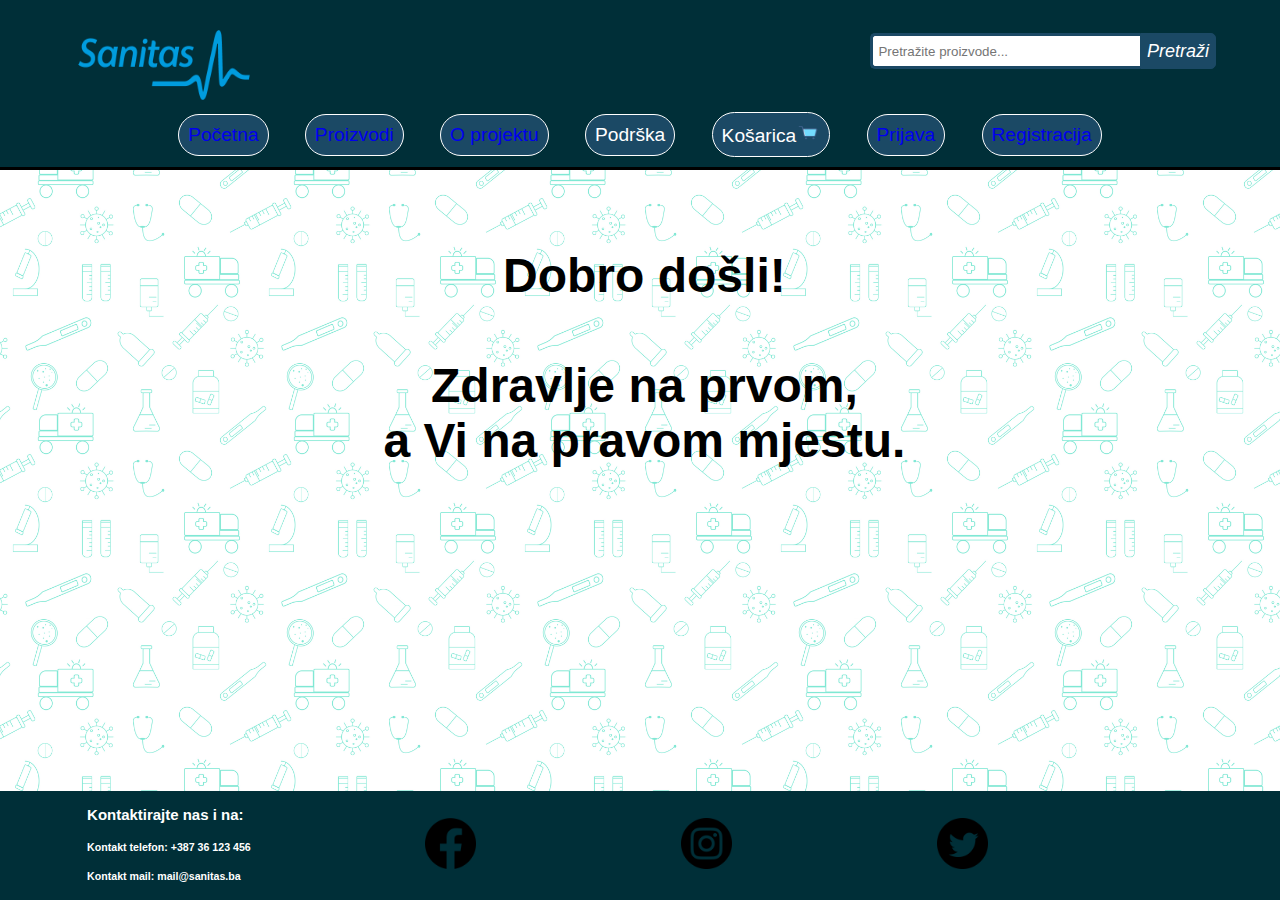
<file: RWA-main/index.html>
<!DOCTYPE html>

<html>
<head>
	<meta charset="UTF-8">
    <title>Online ljekarna Sanitas</title>
    <link rel="icon" type="image/x-icon" href="assets/santass.jpg">
	<link rel="stylesheet" href="projekt.css">
</head>

<body vlink="white">
	<div id="kontenjer">
	<div id="glava">
		<div id="ljekarna"><img src="assets/logo.png" alt="Sanitas logo" width="200px" height="70px"></div>
        <div id="trazilica"><input type="text" class="searchTerm" placeholder="Pretražite proizvode..."><button type="submit" class="searchButton"><i>Pretraži</i></div>
	</div>
    <div id="k_prvi">
            <div class="kartica"><a href="index.html" id="rubrika1">Početna</a></div>
            <div class="kartica"><a href="proizvodi.html">Proizvodi</a></div>
            <div class="kartica"><a href="o_projektu.html" id="rubrika3" >O projektu</a></div>
            <div class="kartica">Podrška</div>
            <div class="kartica">Košarica<img src="assets/cart.png" width="24" height="20"></div>
			<div class="kartica"><a href="prijava.html">Prijava</a></div>
			<div class="kartica"><a href="registracija.html">Registracija</a></div>    
    </div>
    </div>
    <div id="pozdrav"><div id="pozdrav_text"><p>Dobro došli!<br><br>Zdravlje na prvom,<br>a Vi na pravom mjestu.</div></div>
	<div id="footer">
	<div id="footer1">
	<h3>Kontaktirajte nas i na:</h3>
	<h5>Kontakt telefon: +387 36 123 456</h5>
	<h5>Kontakt mail: mail@sanitas.ba</h5>
	</div>
	<div id="footer2">
	<div class="ikona"><a href="https://www.facebook.com" target="_blank"><img src="assets/facebook.png" alt="facebook_logo" width="20%" height="20%"></a></div>
	<div class="ikona"><a href="https://www.instagram.com" target="_blank"><img src="assets/instagram.png" alt="instagram_logo" width="20%" height="20%"></a></div>    
	<div class="ikona"><a href="https://www.twitter.com" target="_blank"><img src="assets/twitter.png" alt="twitter_logo" width="20%" height="20%"></a></div>
	</div>
	</div>
</body>
</html>
</file>
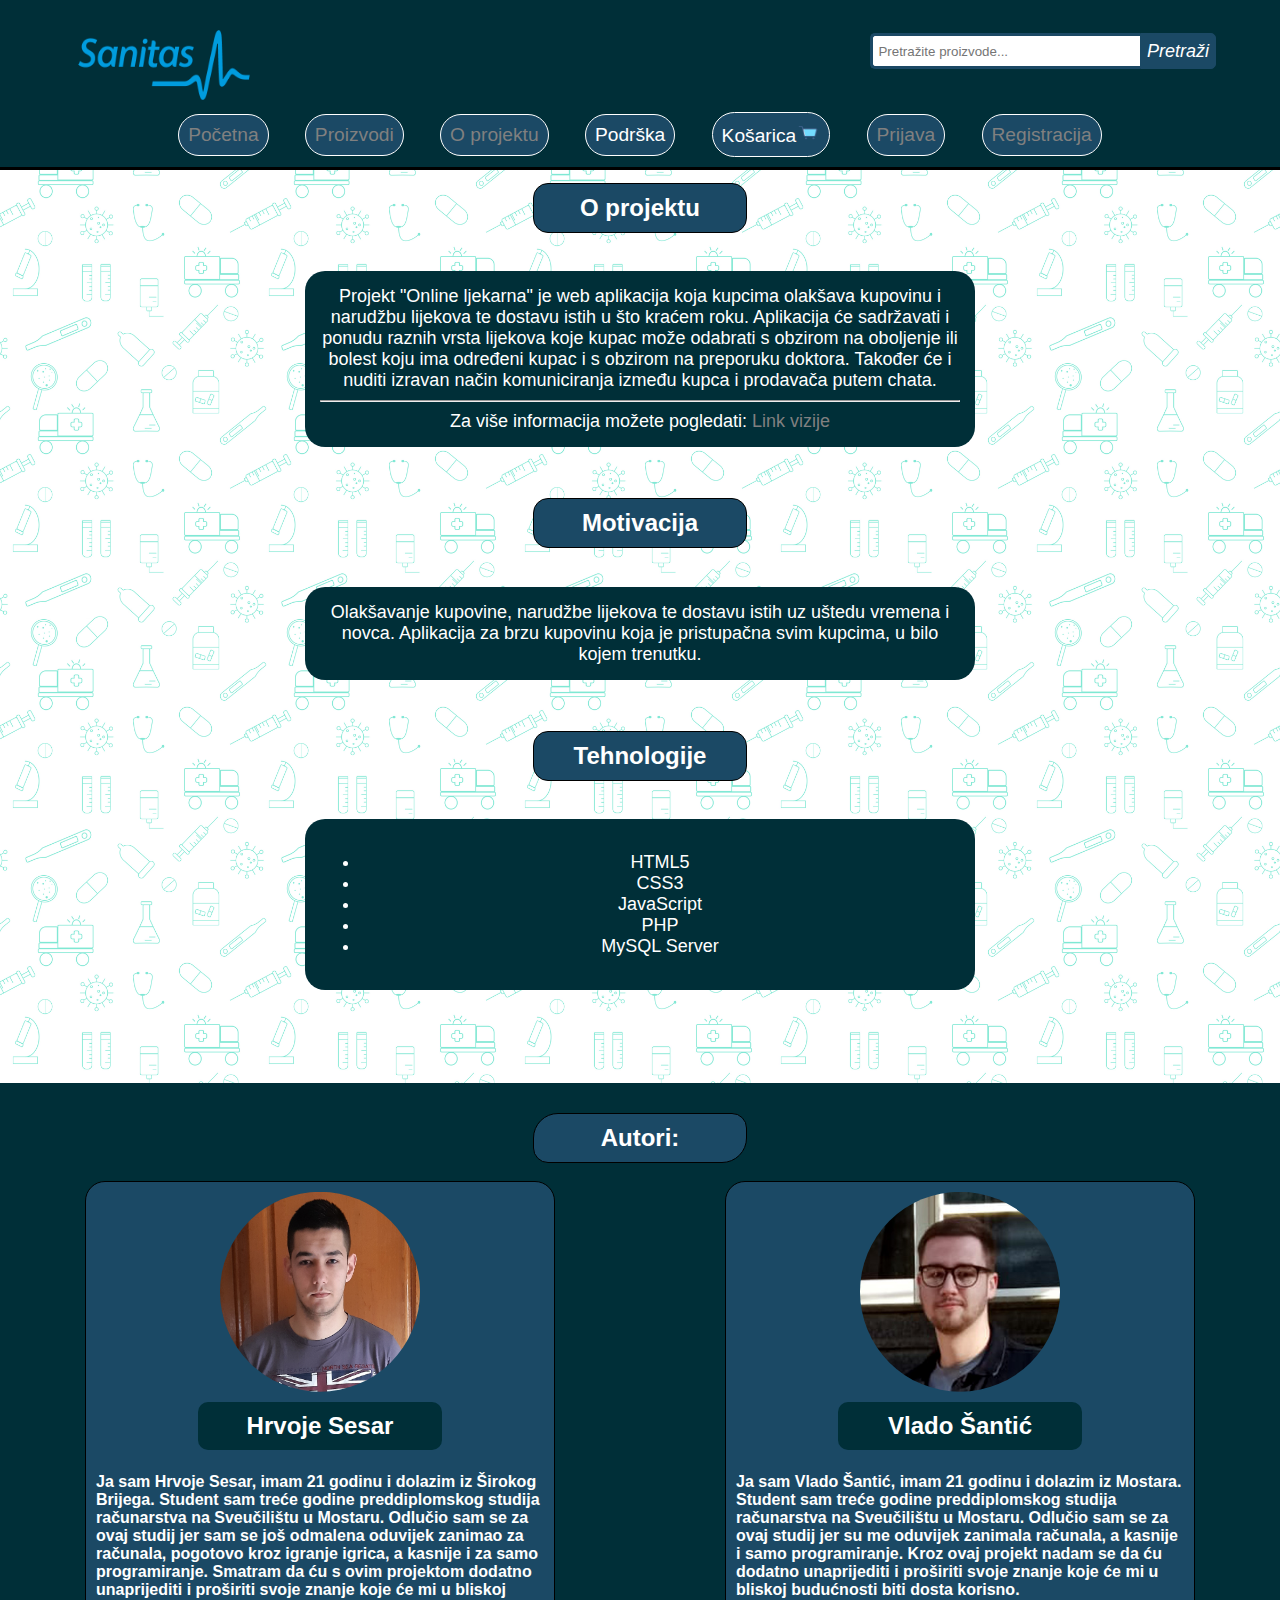
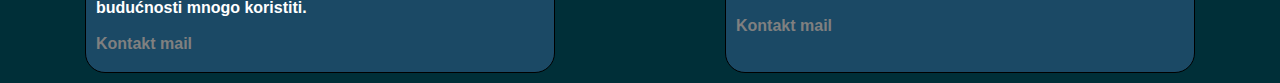
<file: RWA-main/o_projektu.html>
<!DOCTYPE html>

<html>

<head>
	<meta charset="UTF-8">
    <link rel="icon" type="image/x-icon" href="assets/santass.jpg">
    <title>O nama</title>
    <link rel="stylesheet" href="projekt.css">

</head>

<body vlink="white" link="grey">
<div id="kontenjer">
	<div id="glava">
		<div id="ljekarna"><img src="assets/logo.png" alt="Sanitas logo" width="200px" height="70px"></div>
        <div id="trazilica"><input type="text" class="searchTerm" placeholder="Pretražite proizvode..."><button type="submit" class="searchButton"><i>Pretraži</i></div>
	</div>
    <div id="k_prvi">
            <div class="kartica"><a href="index.html" id="rubrika1">Početna</a></div>
            <div class="kartica"><a href="proizvodi.html">Proizvodi</a></div>
            <div class="kartica"><a href="o_projektu.html" id="rubrika3" >O projektu</a></div>
            <div class="kartica">Podrška</div>
            <div class="kartica">Košarica<img src="assets/cart.png" width="24" height="20"></div>
			<div class="kartica"><a href="prijava.html">Prijava</a></div>
			<div class="kartica"><a href="registracija.html">Registracija</a></div>    
    </div>
    </div> 
        <div id="k_drugi">
        <div class="k2" id="naslov">O projektu</div>
        <div id="o_projektu" class="k2">
            Projekt "Online ljekarna" je web aplikacija koja
            kupcima olakšava kupovinu i narudžbu lijekova te dostavu 
            istih u što kraćem roku. Aplikacija će sadržavati i
            ponudu raznih vrsta lijekova koje kupac može odabrati
            s obzirom na oboljenje ili bolest koju ima određeni
            kupac i s obzirom na preporuku doktora. Također će i nuditi 
            izravan način komuniciranja između kupca i prodavača
            putem chata.<hr/>
            Za više informacija možete pogledati: <a href="https://drive.google.com/file/d/1zGdqHMymGcVAic0t4POs93KldaDm47jX/view?usp=sharing" target="blank" id="vizija">
                Link vizije</a>
        </div>
        
        <div class="k2" id="naslov">Motivacija</div>
        <div id="motivacija" class="k2">
            Olakšavanje kupovine, narudžbe lijekova te dostavu istih
            uz uštedu vremena i novca. Aplikacija za brzu kupovinu
            koja je pristupačna svim kupcima, u bilo kojem trenutku. 
        </div>
        <div class="k2" id="naslov">Tehnologije</div>
        <div id="tehnologije" class="k2">
            <ul>
                <li>HTML5</li>
                <li>CSS3</li>
                <li>JavaScript</li>
                <li>PHP</li>
                <li>MySQL Server</li>
            </ul>
        </div>
        
        </div>
        
        
        <br/><br/><br/>

        
        <div id="treci_dio"> 
        <div id="aut">Autori:</div>
        <br/>
        </div>

        <div id="k_treci">
        <div class="k3">
			<img src="assets/hrvoje.jpg" id="slika_autora" width="200" height="200"/>
            <p class="naslov2">Hrvoje Sesar</p><br/>
            Ja sam Hrvoje Sesar, imam 21 godinu i dolazim 
            iz Širokog Brijega. Student sam treće godine 
            preddiplomskog studija računarstva na Sveučilištu 
            u Mostaru. Odlučio sam se za ovaj studij jer sam se još odmalena 
            oduvijek zanimao za računala, pogotovo kroz igranje 
            igrica, a kasnije i za samo programiranje. Smatram da ću s 
            ovim projektom dodatno unaprijediti i proširiti svoje znanje 
            koje će mi u bliskoj budućnosti mnogo koristiti.
            <br><br>
            <a href="mailto:hrvoje.sesar@fsre.sum.ba">Kontakt mail</a>
        </div>
        
        <div class="k3">
			<img src="assets/vlado.jpg" id="slika_autora" width="200" height="200"/>
            <p class="naslov2">Vlado Šantić</p><br/>
            Ja sam Vlado Šantić, imam 21 godinu i dolazim 
            iz Mostara. Student sam treće godine 
            preddiplomskog studija računarstva na Sveučilištu 
            u Mostaru. Odlučio sam se za ovaj studij jer su me oduvijek zanimala računala, a kasnije i 
			samo programiranje. Kroz ovaj projekt nadam se da ću 
			dodatno unaprijediti i proširiti svoje znanje 
            koje će mi u bliskoj budućnosti biti dosta korisno.<br/><br/>
            <a href="mailto:vlado.santic@fsre.sum.ba">Kontakt mail</a>
        </div>
        </div>
</body>
</html>
</file>
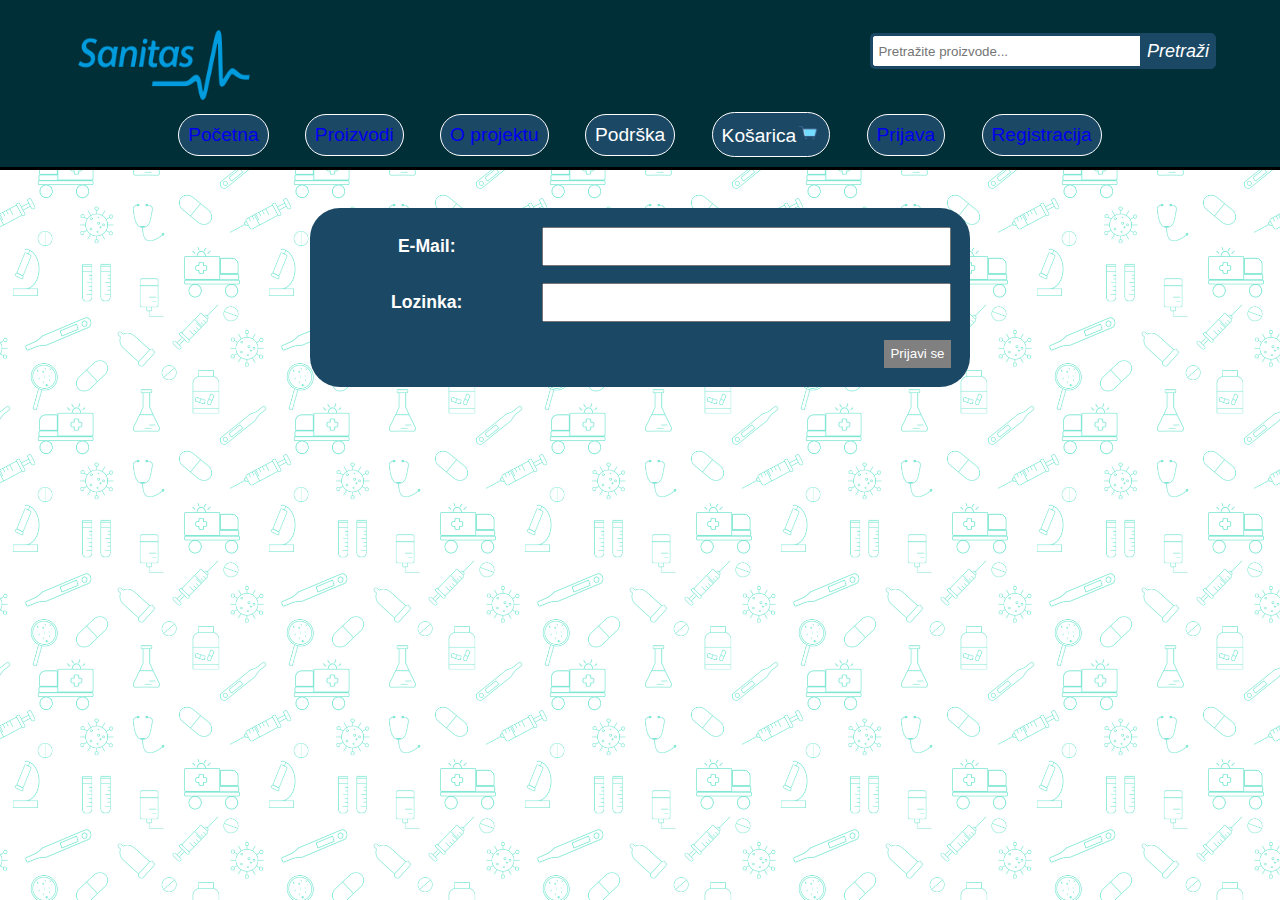
<file: RWA-main/prijava.html>
<!DOCTYPE html>


<html>



<head>
	<meta charset="UTF-8">
    <link rel="icon" type="image/x-icon" href="assets/santass.jpg">
    <title>Prijava</title>
    <link rel="stylesheet" href="projekt.css">
</head>


<body vlink="white">
<div id="kontenjer">
	<div id="glava">
		<div id="ljekarna"><img src="assets/logo.png" alt="Sanitas logo" width="200px" height="70px"></div>
        <div id="trazilica"><input type="text" class="searchTerm" placeholder="Pretražite proizvode..."><button type="submit" class="searchButton"><i>Pretraži</i></div>
	</div>
    <div id="k_prvi">
            <div class="kartica"><a href="index.html" id="rubrika1">Početna</a></div>
            <div class="kartica"><a href="proizvodi.html">Proizvodi</a></div>
            <div class="kartica"><a href="o_projektu.html" id="rubrika3" >O projektu</a></div>
            <div class="kartica">Podrška</div>
            <div class="kartica">Košarica<img src="assets/cart.png" width="24" height="20"></div>
			<div class="kartica"><a href="prijava.html">Prijava</a></div>
			<div class="kartica"><a href="registracija.html">Registracija</a></div>    
    </div>
    </div>
  <form id="forma">
  <ul class="wrapper">
    <li class="form-row">
      <label for="name">E-Mail:</label>
      <input type="text" id="email">
    </li>
    <li class="form-row">
      <label for="password">Lozinka:</label>
      <input type="password" id="password">
    </li>
    <li class="form-row">
      <button type="submit">Prijavi se</button>
    </li>
  </ul>
</form>

</body>
</html>
</file>
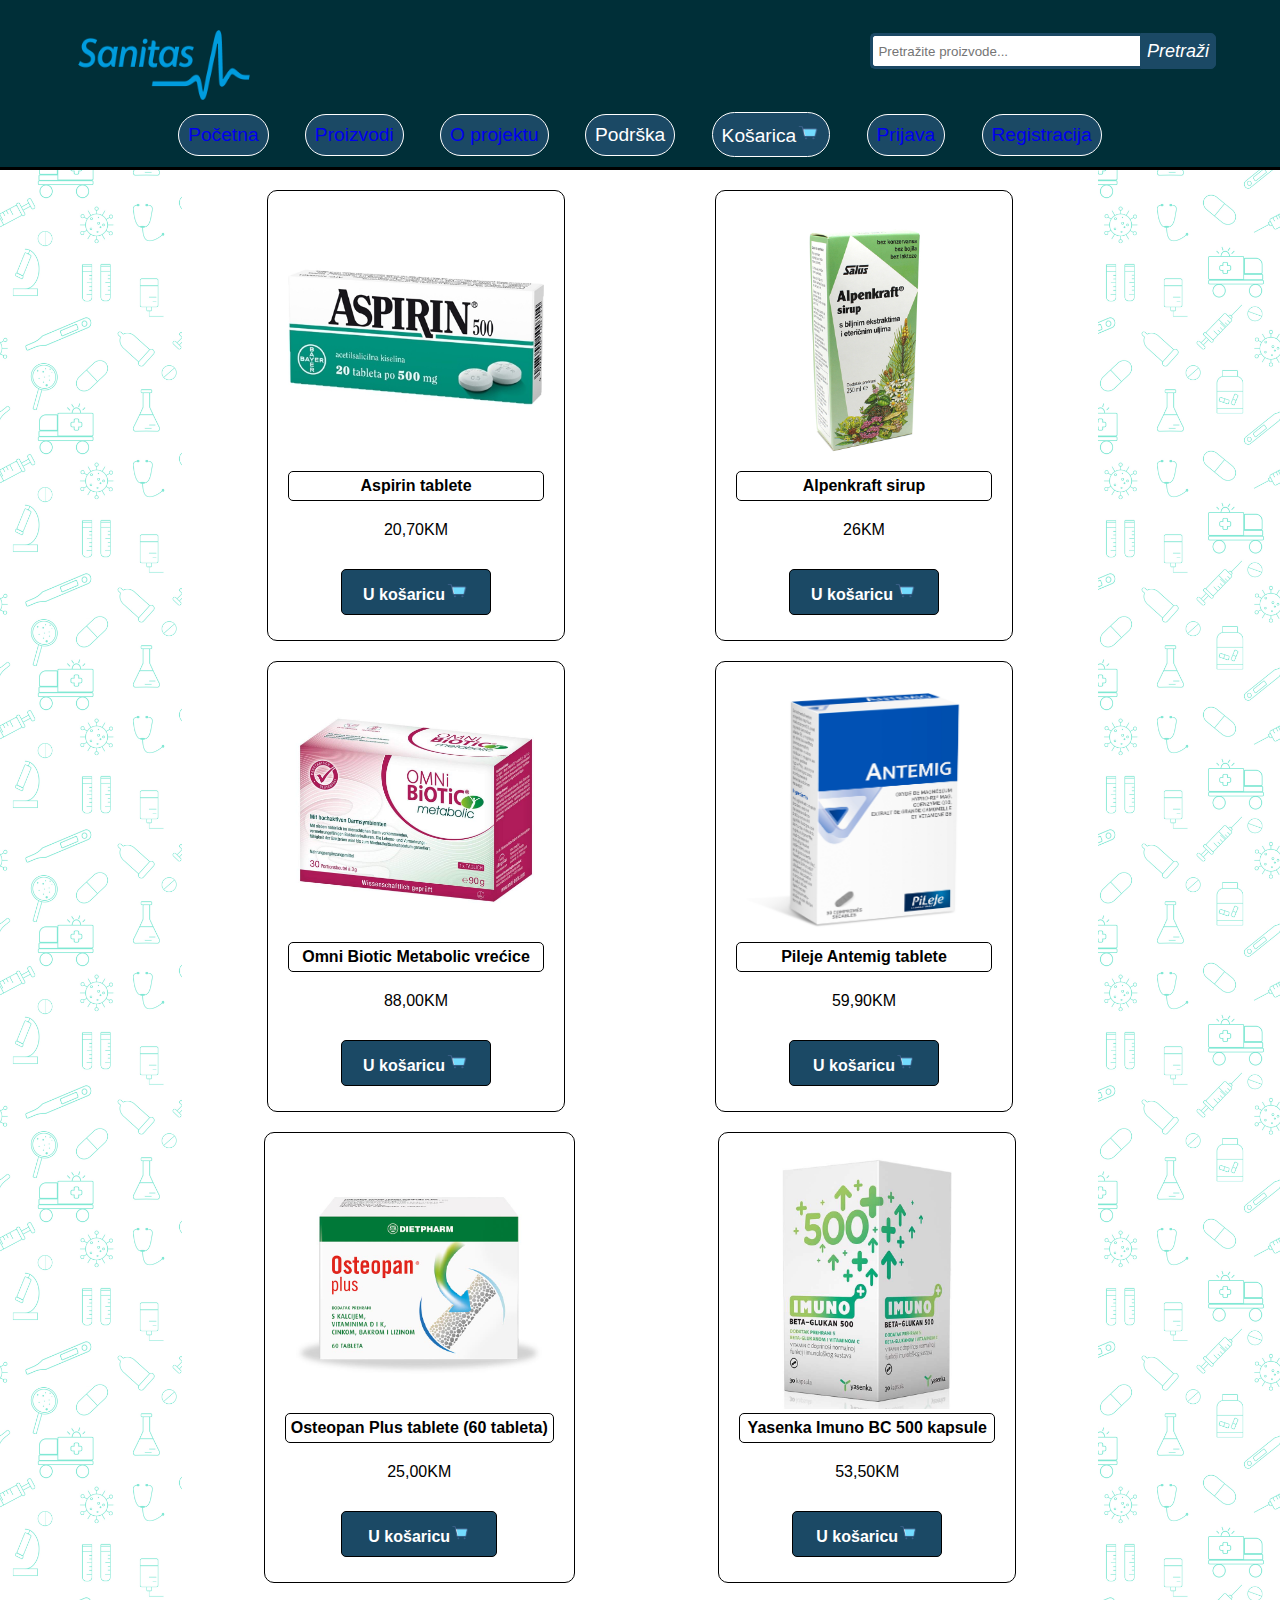
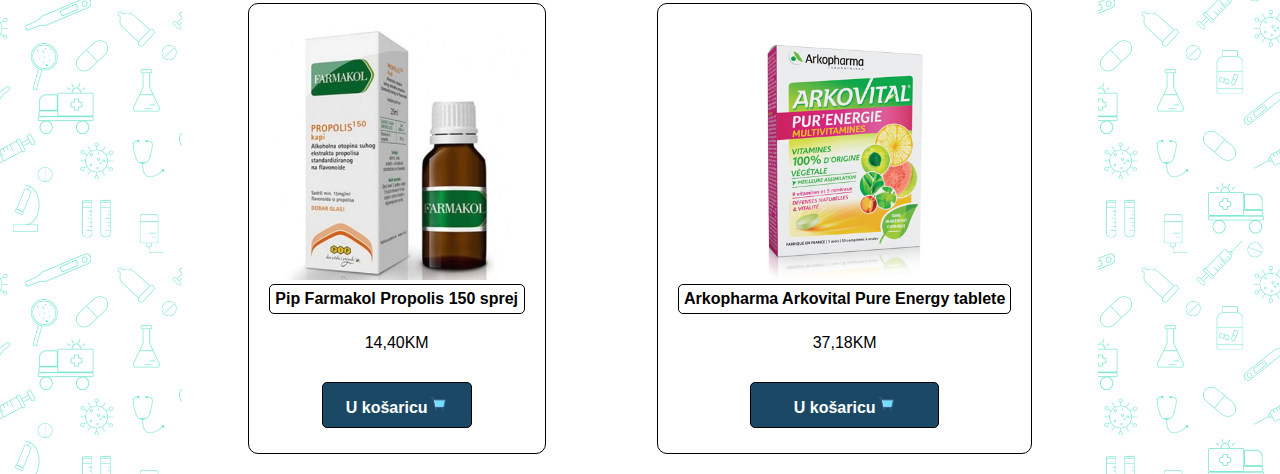
<file: RWA-main/proizvodi.html>
<!DOCTYPE html>

<html>
<head>
	<meta charset="UTF-8">
    <title>Online ljekarna Sanitas</title>
    <link rel="icon" type="image/x-icon" href="assets/santass.jpg">
	<link rel="stylesheet" href="projekt.css">
</head>

<body vlink="white">
	<div id="kontenjer">
	
	<div id="glava">
		<div id="ljekarna"><img src="assets/logo.png" alt="Sanitas logo" width="200px" height="70px"></div>
        <div id="trazilica"><input type="text" class="searchTerm" placeholder="Pretražite proizvode..."><button type="submit" class="searchButton"><i>Pretraži</i></div>
	</div>
    <div id="k_prvi">
            <div class="kartica"><a href="index.html" id="rubrika1">Početna</a></div>
            <div class="kartica"><a href="proizvodi.html">Proizvodi</a></div>
            <div class="kartica"><a href="o_projektu.html" id="rubrika3" >O projektu</a></div>
            <div class="kartica">Podrška</div>
            <div class="kartica">Košarica<img src="assets/cart.png" width="24" height="20"></div>
			<div class="kartica"><a href="prijava.html">Prijava</a></div>
			<div class="kartica"><a href="registracija.html">Registracija</a></div>    
    </div>
    </div>
   
</body>
<div id="proizvodi">
	<div class="proizvod">
		<img src="assets/aspirin.png" alt="Slika proizvoda" width="256px" height="256px">
		<div class="ime_proizvoda">Aspirin tablete</div>
		<br/>
		<div class="cijena_proizvoda">20,70KM</div>
		<br/>
		<div class="kosarica">U košaricu<img src="assets/cart.png" width="24" height="20"></div>
	</div>
	<div class="proizvod">
		<img src="assets/alpenkraft.png" alt="Slika proizvoda" width="256px" height="256px">
		<div class="ime_proizvoda">Alpenkraft sirup</div>
		<br/>
		<div class="cijena_proizvoda">26KM</div>
		<br/>
		<div class="kosarica">U košaricu<img src="assets/cart.png" width="24" height="20"></div>
	</div>
	<div class="proizvod">
		<img src="assets/biotic.png" alt="Slika proizvoda" width="256px" height="256px">
		<div class="ime_proizvoda">Omni Biotic Metabolic vrećice</div>
		<br/>
		<div class="cijena_proizvoda">88,00KM</div>
		<br/>
		<div class="kosarica">U košaricu<img src="assets/cart.png" width="24" height="20"></div>
	</div>
	<div class="proizvod">
		<img src="assets/antemig.png" alt="Slika proizvoda" width="256px" height="256px">
		<div class="ime_proizvoda">Pileje Antemig tablete</div>
		<br/>
		<div class="cijena_proizvoda">59,90KM</div>
		<br/>
		<div class="kosarica">U košaricu<img src="assets/cart.png" width="20" height="20"></div>
	</div>
	<div class="proizvod">
		<img src="assets/osteopan.png" alt="Slika proizvoda" width="256px" height="256px">
		<div class="ime_proizvoda">Osteopan Plus tablete (60 tableta)</div>
		<br/>
		<div class="cijena_proizvoda">25,00KM</div>
		<br/>
		<div class="kosarica">U košaricu<img src="assets/cart.png" width="20" height="20"></div>
	</div>
	<div class="proizvod">
		<img src="assets/yasenka.png" alt="Slika proizvoda" width="256px" height="256px">
		<div class="ime_proizvoda">Yasenka Imuno BC 500 kapsule</div>
		<br/>
		<div class="cijena_proizvoda">53,50KM</div>
		<br/>
		<div class="kosarica">U košaricu<img src="assets/cart.png" width="20" height="20"></div>
	</div>
	<div class="proizvod">
		<img src="assets/pip_farmakol.png" alt="Slika proizvoda" width="256px" height="256px">
		<div class="ime_proizvoda">Pip Farmakol Propolis 150 sprej</div>
		<br/>
		<div class="cijena_proizvoda">14,40KM</div>
		<br/>
		<div class="kosarica">U košaricu<img src="assets/cart.png" width="20" height="20"></div>
	</div>
	<div class="proizvod">
		<img src="assets/arkovital.png" alt="Slika proizvoda" width="256px" height="256px">
		<div class="ime_proizvoda">Arkopharma Arkovital Pure Energy tablete</div>
		<br/>
		<div class="cijena_proizvoda">37,18KM</div>
		<br/>
		<div class="kosarica">U košaricu<img src="assets/cart.png" width="20" height="20"></div>
	</div>
</div>
</html>
</file>
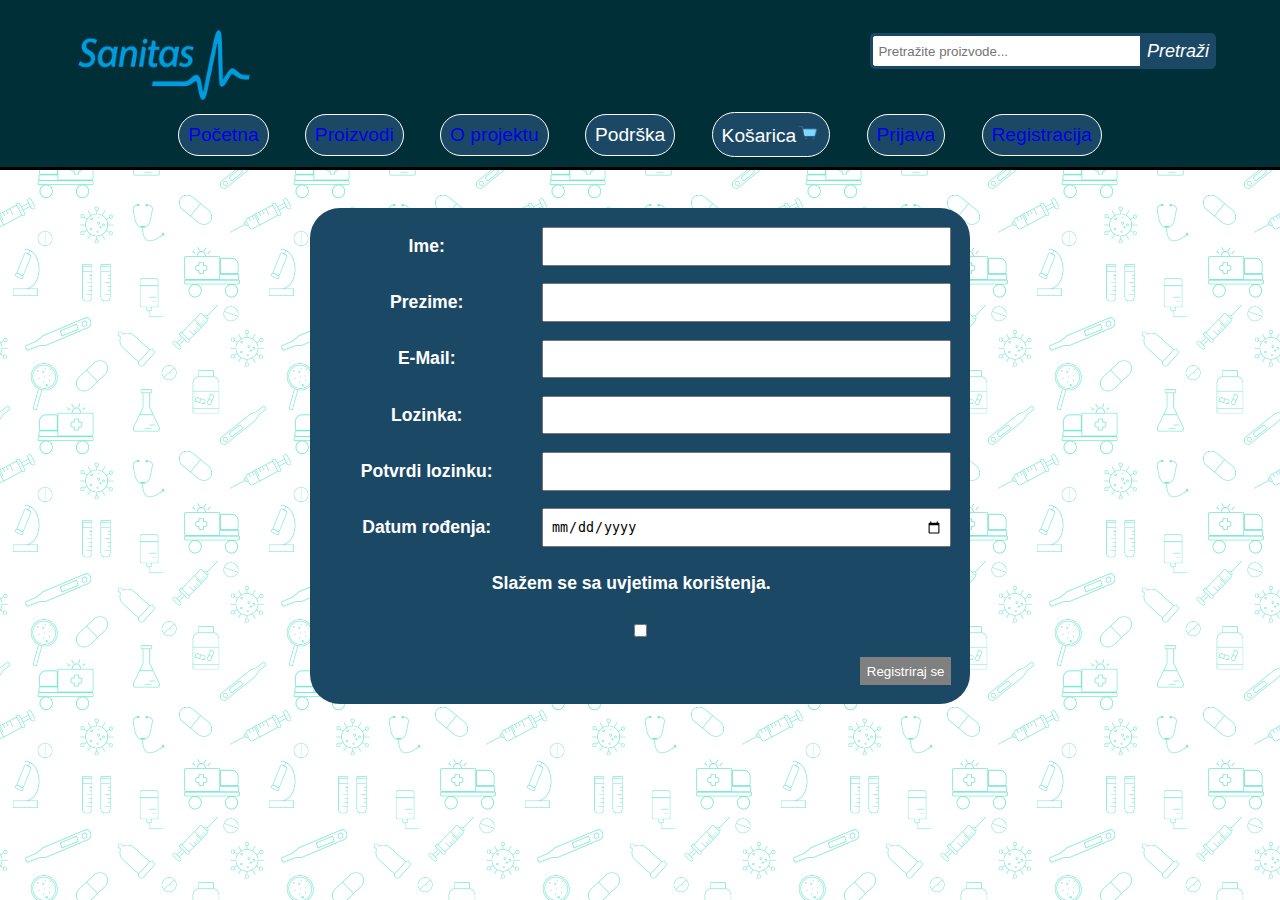
<file: RWA-main/registracija.html>
<!DOCTYPE html>

<html>

<head>
	<meta charset="UTF-8">
    <link rel="icon" type="image/x-icon" href="assets/santass.jpg">
	<title>Registracija</title>
	<link rel="stylesheet" href="projekt.css">

</head>
    <body vlink="white">
	<div id="kontenjer">
	<div id="glava">
		<div id="ljekarna"><img src="assets/logo.png" alt="Sanitas logo" width="200px" height="70px"></div>
        <div id="trazilica"><input type="text" class="searchTerm" placeholder="Pretražite proizvode..."><button type="submit" class="searchButton"><i>Pretraži</i></div>
	</div>
    <div id="k_prvi">
            <div class="kartica"><a href="index.html" id="rubrika1">Početna</a></div>
            <div class="kartica"><a href="proizvodi.html">Proizvodi</a></div>
            <div class="kartica"><a href="o_projektu.html" id="rubrika3" >O projektu</a></div>
            <div class="kartica">Podrška</div>
            <div class="kartica">Košarica<img src="assets/cart.png" width="24" height="20"></div>
			<div class="kartica"><a href="prijava.html">Prijava</a></div>
			<div class="kartica"><a href="registracija.html">Registracija</a></div>    
    </div>
    </div>
 <form id="forma">
  <ul class="wrapper">
    <li class="form-row">
      <label for="name">Ime:</label>
      <input type="text" id="ime">
    </li>
    <li class="form-row">
      <label for="prezime">Prezime:</label>
      <input type="text" id="prezime">
    </li>
    <li class="form-row">
      <label for="email">E-Mail:</label>
      <input type="text" id="email">
    </li>
	<li class="form-row">
      <label for="password">Lozinka:</label>
      <input type="password" id="password">
    </li>
	<li class="form-row">
      <label for="password">Potvrdi lozinku:</label>
      <input type="password" id="password">
    </li>
	<li class="form-row">
      <label for="dob">Datum rođenja:</label>
      <input type="date" id="datum">
    </li>
	<li class="form-row">
		<label for="dob">Slažem se sa uvjetima korištenja.</label>
	</li>
	<li class="form-row">
	<input type="checkbox" name="C1" value="C1">
	</li>
	<li class="form-row">
      <button type="submit">Registriraj se</button>
    </li>
  </ul>
</form>
</body>


</html>
</file>
<file: RWA-main/projekt.css>
body{
	height:100%;
	background-image:url('assets/pozadina.jpg');
	background-repeat:repeat;
	background-size:20%;
	padding:0;
	margin:0;
}
#pozdrav{
	padding:30px;
	position:float;
	width:50%;
	margin-left:23%;
	display: flex;
	flex-direction: column;
	flex-wrap: nowrap;
	justify-content: center;
	align-items: center;
	align-content: center;
}

#pozdrav_text{
	font-size:300%;
	font-weight:bold;
	font-family:Helvetica, sans-serif;
	text-align: center;
	display: block;
	flex-grow: 0;
	flex-shrink: 1;
	flex-basis: auto;
	align-self: auto;
	order: 0;
}
#kontenjer{
	border-bottom:3px solid black;
	min-width:100%;
	max-width:100%;
	min-height:100%;
	max-height:100%;
	background-color:white;
	padding:0;
	margin:0;
	background-color: #002f38;
	
}
#glava{
	padding:30px;
	margin:auto;
	display: flex;
	flex-direction: row;
	flex-wrap: wrap;
	justify-content: space-between;
	align-items: center;
	align-content: center;
	width:90%;
}
#trazilica{
	width: 30%;
	display:flex;
	flex-grow: 0;
	flex-shrink: 1;
	flex-basis: auto;
	align-self: auto;
	order: 0;
}
.searchTerm {
  width: 100%;
  border: 3px solid #1B4965;
  border-right: none;
  padding: 5px;
  height: 20px;
  border-radius: 5px 0 0 5px;
  outline: none;
  color: #9DBFAF;
  font-family:Helvetica, sans-serif;
}

.searchButton {
  width: 95px;
  height: 36px;
  font-family:Helvetica, sans-serif;
  border: 1px solid #1B4965;
  background: #1B4965;
  text-align: center;
  color: #fff;
  border-radius: 0 5px 5px 0;
  cursor: pointer;
  font-size: 18px;
}


#k_prvi {
	padding:10px;
    font-family:Helvetica, sans-serif;
    color: white;
	display: flex;
	flex-direction: row;
	flex-wrap: wrap;
	justify-content: space-around;
	align-items: center;
	align-content: center;
	width:75%;
	margin:auto;
}
#ljekarna{
	width:145px;
	height:42px;
	display: wrap;
	flex-grow: 0;
	flex-shrink: 1;
	flex-basis: auto;
	align-self: auto;
	order: 0;
}

#login{
	color:white;
    font-family:Helvetica, sans-serif;
    color:white;
	display: block;
	flex-grow: 0;
	flex-shrink: 1;
	flex-basis: auto;
	align-self: auto;
	order: 0;
}

.kartica{
	font-size:120%;
    font-family:Helvetica, sans-serif;
	text-align:center;
    color:white;
	border:0.3px solid white;
	border-radius:40px;
	padding:9px;
	background-color:#1B4965;
	display: block;
	flex-grow: 0;
	flex-shrink: 1;
	flex-basis: auto;
	align-self: auto;
	order: 0;
}
a:link, a:visited, a:active, a:hover {
    text-decoration: none;
}

#k_drugi{
	display: flex;
	flex-direction: column;
	flex-wrap: nowrap;
	justify-content: space-between;
	align-items: center;
	align-content: center;
}

#naslov{
    font-family:Helvetica, sans-serif;
	color:white;
	font-size:150%;
	margin-top:1%;
	background-color:#1B4965;
	border-radius:15px;
	border: 0.5px solid black;
	font-weight:bold;
	padding:10px;
	width:15%;
}

#vizija {
	color:grey;
}

#treci_dio {
	background-color: #002f38;
	padding-top: 30px;
}
.k2{
	font-size: large;
    font-family:Helvetica, sans-serif;
	text-align:center;
    color:white; 
	padding:15px;
	margin-bottom:3%;
	background-color:#002f38;
	border-radius:20px;
	width:50%;
	display: block;
	flex-grow: 0;
	flex-shrink: 1;
	flex-basis: auto;
	align-self: auto;
	order: 0;
}

#aut {
	font-family:Helvetica, sans-serif;
	color:white;
	font-size:150%;
	background-color:#1B4965;
	border-radius:25px 15px;
	border: 0.5px solid black;
	font-weight:bold;
	padding:10px;
	text-align: center;
	margin:auto;
	width:15%;

	
}
#k_treci{
	display: flex;
	flex-direction: row;
	flex-wrap: nowrap;
	justify-content: space-around;
	align-items: center;
	align-content: center;
	background-color: #002f38;

	
}
#rubrikeee {
	align-items: center;
	margin-left: 1pt;
	float:left;
	display: flex;
	flex-direction: row;
	flex-wrap: wrap;
	justify-content: space-around;
	background-position: left;
	align-content: center;

}
.k3{
	font-family:Helvetica, sans-serif;
    color:white;
	font-weight:bold;
	background-color:#1B4965;
	border:0.3px solid black;
	border-radius:20px;
	padding:10px;
	display: block;
	flex-grow: 0;
	flex-shrink: 1;
	flex-basis: auto;
	align-self: auto;
	order: 0;		
	width:35%;
	margin-bottom: 10px;
	height:470px;
}

#slika_autora{
	margin:auto;
	display: flex;
	justify-content: center;
	align-items: center;
	clip-path: circle();	
}


.naslov2{
	font-family:Helvetica, sans-serif;
	font-weight:bold;
	background-color:#002f38;
	color:white;
	text-align:center;
	border-radius:10px;
	font-size:150%;
	padding:10px;
	width:50%;
	margin:auto;
	margin-top:10px;
	margin-bottom:5px;
}
.wrapper {
    list-style-type: none;
    padding: 0;
    border-radius: 3px;
	width:50%;
	margin:auto;
	background-color:#1B4965;
	font-family:Helvetica, sans-serif;
	font-weight:bold;
	font-size:110%;
	text-align:center;
	color:white;
	border-radius:30px;
	padding:10px;
  }
  .form-row {
    display: flex;
    justify-content: flex-end;
    padding: .5em;
  }
  .form-row > label {
    padding: .5em 1em .5em 0;
    flex: 1;
  }
  .form-row > input {
    flex: 2;
  }
  .form-row > input,
  .form-row > button {
    padding: .5em;
  }
  .form-row > button {
   background: gray;
   color: white;
   border: 0;
  }
#registracija {
    color:white;
    text-decoration: none;
   
}
.registrirajse {
    color: white;
    font-family:Helvetica, sans-serif;
    text-align: center;
    color: white;
	background-color:#1B4965;
	border:0.3px solid black;
	border-radius:20px;
	padding:10px;
	display: block;
	flex-grow: 0;
	flex-shrink: 1;
	flex-basis: auto;
	align-self: auto;
	order: 0;		
}
.prijavise{
	text-align:center;
}
#forma{
	margin-top:3%;
}
#footer{
	position:fixed;
	bottom:0;
	width:100%;
	background-color:#002f38;
	display: flex;
	flex-direction: row;
	flex-wrap: nowrap;
	justify-content: space-around;
	align-items: center;
	align-content: center;
}
#footer1{
	color:white;
	font-size:80%;
	font-weight:bold;
	font-family:Helvetica, sans-serif;
}
#footer2{
	display: flex;
	flex-direction: row;
	flex-wrap: wrap;
	justify-content: space-around;
	align-items: center;
	align-content: center;	
}
.ikona{
	margin:0;
	padding:0;
	display: block;
	flex-grow: 0;
	flex-shrink: 0;
	flex-basis: auto;
	align-self: auto;
	order: 0;		
}
#proizvodi{
	padding:10px;
	width:70%;
	background-color:white;
	margin:auto;
	display: flex;
	flex-direction: row;
	flex-wrap: wrap;
	justify-content: space-around;
	align-items: center;
	align-content: center;	
}
.proizvod{
	padding:20px;
	border:0.4px solid black;
	border-radius:10px;
	text-align:center;
	margin:10px;
}
.ime_proizvoda{
	border:0.2px solid black;
	font-family:Helvetica, sans-serif;
	font-weight:bold;
	padding:5px;
	text-align:center;
	border-radius:5px;
}
.cijena_proizvoda{
	font-family:Helvetica, sans-serif;
	text-align:center;
	padding:2px;
}
.kosarica {
	font-family:Helvetica, sans-serif;
	color: white;
	border:0.2px solid black;
	font-weight:bold;
	padding:5px;
	text-align:center;
	border-radius:5px;
	background-color: #1B4965;
	padding-bottom: 10px;
	margin:auto;
	margin-top:10px;
	margin-bottom:5px;
	padding:10px;
	width:50%;
}
</file>
